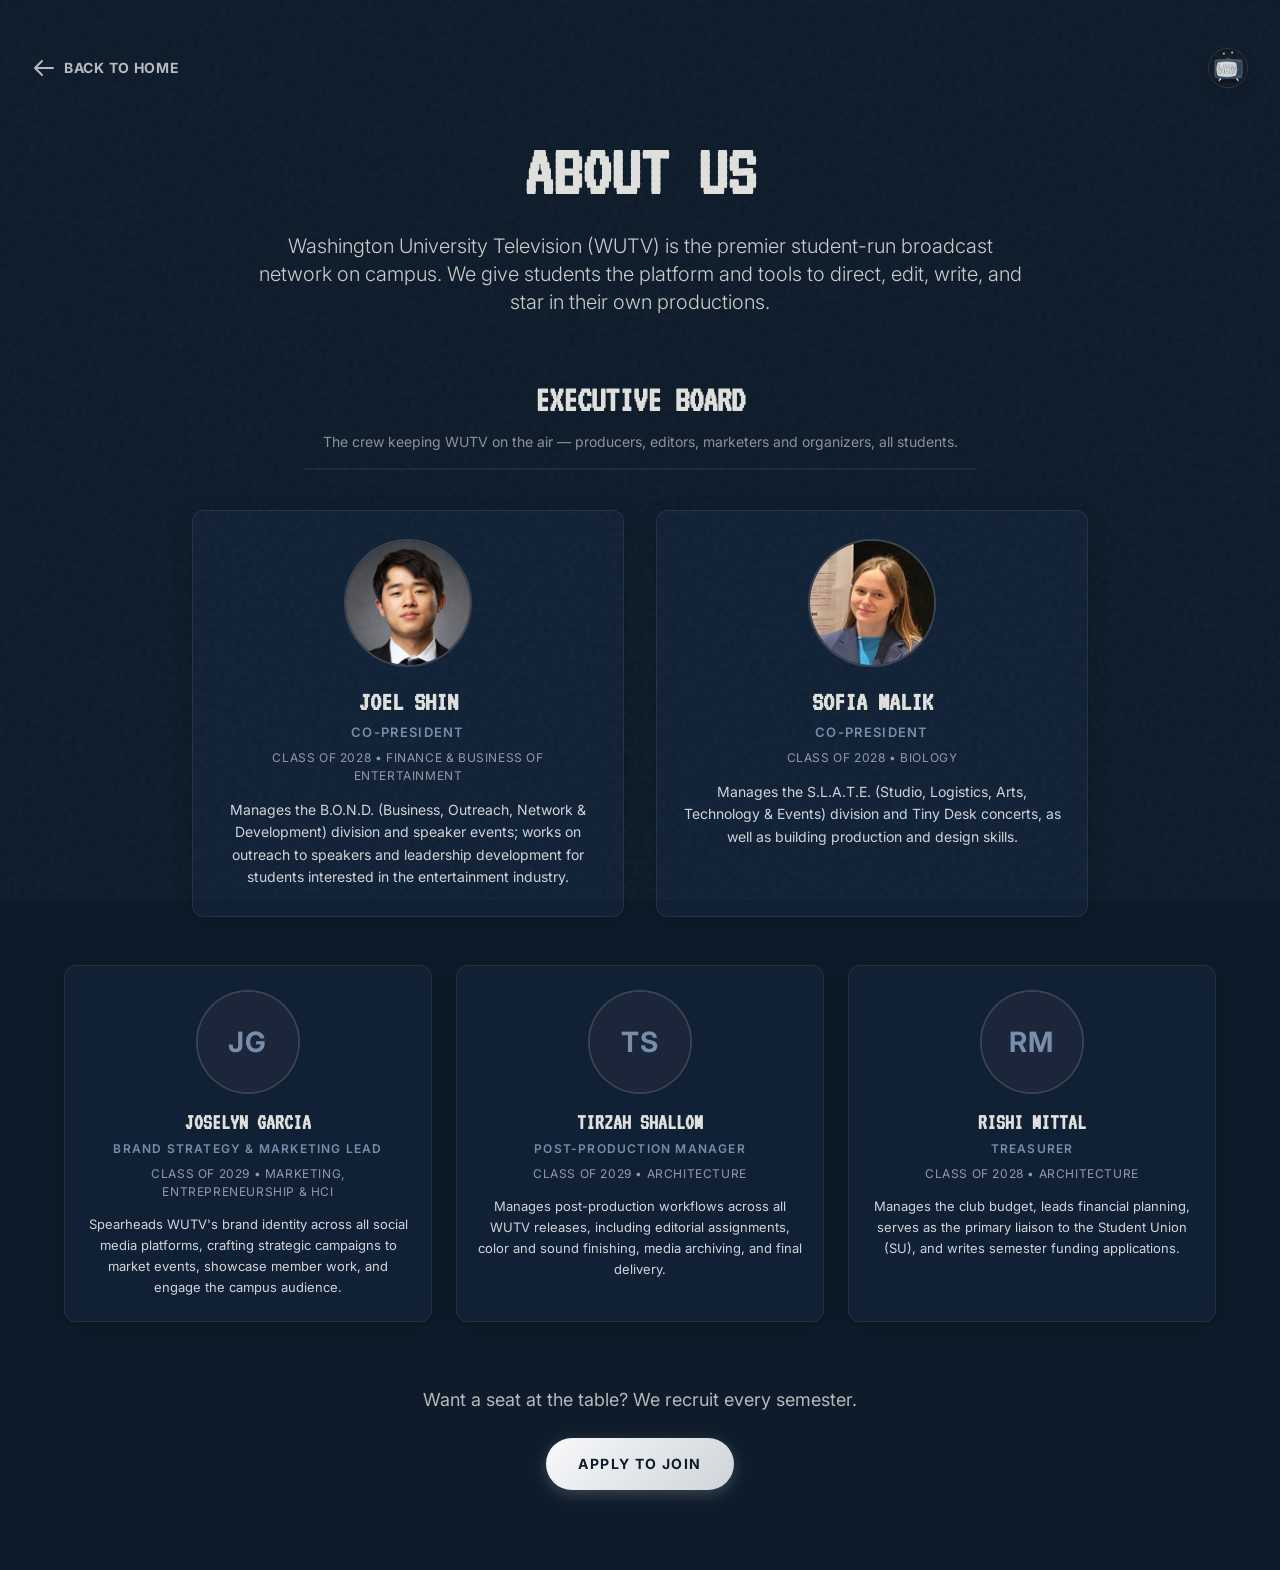
<file: about.html>
<!DOCTYPE html>
<html lang="en">
<head>
    <meta charset="UTF-8">
    <meta name="viewport" content="width=device-width, initial-scale=1.0">
    <title>WUTV - About Us | Meet the Executive Board</title>

    <meta name="description" content="Meet the WUTV executive board — the student producers, editors, marketers and organizers behind WashU's student-run television network.">
    <link rel="canonical" href="https://wutv-club.github.io/wutv/about.html">
    <meta name="theme-color" content="#0D1B2A">

    <meta property="og:type" content="website">
    <meta property="og:url" content="https://wutv-club.github.io/wutv/about.html">
    <meta property="og:title" content="WUTV - About Us">
    <meta property="og:description" content="Meet the executive board behind WashU's student-run television network.">
    <meta property="og:image" content="https://wutv-club.github.io/wutv/assets/img/logo-512.png">

    <link rel="icon" type="image/png" sizes="96x96" href="assets/img/logo-96.png">
    <link rel="apple-touch-icon" href="assets/img/logo-256.png">

    <link rel="preconnect" href="https://fonts.googleapis.com">
    <link rel="preconnect" href="https://fonts.gstatic.com" crossorigin>

    <link rel="stylesheet" href="assets/site.css?v=5">

    <link rel="stylesheet" href="https://fonts.googleapis.com/css2?family=Inter:wght@300..800&amp;family=VT323&amp;display=swap" media="print" onload="this.media='all'">
    <noscript><link rel="stylesheet" href="https://fonts.googleapis.com/css2?family=Inter:wght@300..800&amp;family=VT323&amp;display=swap"></noscript>

    <script>document.documentElement.classList.add('js');try{var t=localStorage.getItem('wutv_theme');if(t&&t!=='default')document.documentElement.setAttribute('data-theme',t);}catch(e){}</script>

    <script src="assets/site.js?v=4" defer></script>
</head>
<body class="antialiased pb-20">
    <div class="film-grain" aria-hidden="true"></div>
    <div class="custom-cursor" id="cursor" aria-hidden="true"></div>

    <!-- HEADER / BACK BUTTON -->
    <div class="max-w-7xl mx-auto px-6 md:px-8 pt-8 md:pt-12 flex justify-between items-center mb-12">
        <a href="index.html" class="interactive flex items-center gap-2 text-white/70 hover:text-white transition-colors">
            <svg class="w-6 h-6" fill="none" stroke="currentColor" viewBox="0 0 24 24" aria-hidden="true"><path stroke-linecap="round" stroke-linejoin="round" stroke-width="2" d="M10 19l-7-7m0 0l7-7m-7 7h18"></path></svg>
            <span class="font-bold uppercase tracking-wider text-xs md:text-sm">Back to Home</span>
        </a>
        <a href="index.html" class="interactive w-10 h-10 rounded-full overflow-hidden border border-white/20 shadow-lg bg-black flex-shrink-0" aria-label="WUTV Home Page">
            <img src="assets/img/logo-96.png" alt="WUTV Logo" width="96" height="96" class="w-full h-full object-cover">
        </a>
    </div>

    <section class="px-6 md:px-8 max-w-7xl mx-auto">
        <!-- Intro -->
        <div class="text-center mb-16 max-w-3xl mx-auto">
            <h1 class="text-5xl md:text-7xl font-bold mb-6 retro-text">ABOUT US</h1>
            <p class="text-lg md:text-xl font-light opacity-90">Washington University Television (WUTV) is the premier student-run broadcast network on campus. We give students the platform and tools to direct, edit, write, and star in their own productions.</p>
        </div>

        <!-- ==================================================================
             EXECUTIVE BOARD
             To update a member: swap the <img src>, name, role, meta line
             (Year &bull; Major) and the description paragraph. Nothing else
             needs to change — the layout is driven by the .exec-* classes in
             assets/site.css.
             ================================================================== -->
        <h2 class="text-4xl font-bold mb-3 text-center retro-text">Executive Board</h2>
        <p class="text-center text-sm opacity-60 max-w-2xl mx-auto mb-10 pb-4 border-b-2 border-white/10">The crew keeping WUTV on the air — producers, editors, marketers and organizers, all students.</p>

        <!-- Co-Presidents (featured) -->
        <div class="grid grid-cols-1 md:grid-cols-2 gap-8 mb-12 max-w-4xl mx-auto">

            <article class="surface-box exec-card interactive">
                <div class="exec-photo">
                    <img src="assets/img/exec-joel-256.jpg?v=1"
                         alt="Headshot of Joel Shin" width="256" height="256" loading="lazy" decoding="async">
                </div>
                <h3 class="exec-name">Joel Shin</h3>
                <p class="exec-role">Co-President</p>
                <p class="exec-meta">Class of 2028 &bull; Finance &amp; Business of Entertainment</p>
                <p class="exec-bio">Manages the B.O.N.D. (Business, Outreach, Network &amp; Development) division and speaker events; works on outreach to speakers and leadership development for students interested in the entertainment industry.</p>
            </article>

            <article class="surface-box exec-card interactive">
                <div class="exec-photo">
                    <img src="assets/img/exec-sofia-256.jpg?v=1"
                         alt="Headshot of Sofia Malik" width="256" height="256" loading="lazy" decoding="async">
                </div>
                <h3 class="exec-name">Sofia Malik</h3>
                <p class="exec-role">Co-President</p>
                <p class="exec-meta">Class of 2028 &bull; Biology</p>
                <p class="exec-bio">Manages the S.L.A.T.E. (Studio, Logistics, Arts, Technology &amp; Events) division and Tiny Desk concerts, as well as building production and design skills.</p>
            </article>

        </div>

        <!-- Remaining board -->
        <div class="exec-grid max-w-6xl mx-auto">

            <article class="surface-box exec-card exec-card--sm interactive">
                <div class="exec-photo">
                    <!-- Awaiting a real headshot: initials stand in until one is added. -->
                    <span class="exec-initials" aria-hidden="true">JG</span>
                </div>
                <h3 class="exec-name">Joselyn Garcia</h3>
                <p class="exec-role">Brand Strategy &amp; Marketing Lead</p>
                <p class="exec-meta">Class of 2029 &bull; Marketing, Entrepreneurship &amp; HCI</p>
                <p class="exec-bio">Spearheads WUTV's brand identity across all social media platforms, crafting strategic campaigns to market events, showcase member work, and engage the campus audience.</p>
            </article>

            <article class="surface-box exec-card exec-card--sm interactive">
                <div class="exec-photo">
                    <!-- Awaiting a real headshot: initials stand in until one is added. -->
                    <span class="exec-initials" aria-hidden="true">TS</span>
                </div>
                <h3 class="exec-name">Tirzah Shallom</h3>
                <p class="exec-role">Post-Production Manager</p>
                <p class="exec-meta">Class of 2029 &bull; Architecture</p>
                <p class="exec-bio">Manages post-production workflows across all WUTV releases, including editorial assignments, color and sound finishing, media archiving, and final delivery.</p>
            </article>

            <article class="surface-box exec-card exec-card--sm interactive">
                <div class="exec-photo">
                    <!-- Awaiting a real headshot: initials stand in until one is added. -->
                    <span class="exec-initials" aria-hidden="true">RM</span>
                </div>
                <h3 class="exec-name">Rishi Mittal</h3>
                <p class="exec-role">Treasurer</p>
                <p class="exec-meta">Class of 2028 &bull; Architecture</p>
                <p class="exec-bio">Manages the club budget, leads financial planning, serves as the primary liaison to the Student Union (SU), and writes semester funding applications.</p>
            </article>

        </div>

        <!-- Join CTA -->
        <div class="text-center mt-4 pt-12">
            <p class="text-lg opacity-80 mb-6">Want a seat at the table? We recruit every semester.</p>
            <a href="https://docs.google.com/forms/d/e/1FAIpQLSdQUVx0UCqJigeO_lTWXGYN1PYqugCRmQgx-SiOJeF30XFW9A/viewform?usp=dialog" target="_blank" rel="noopener noreferrer" class="btn-contrast px-8 py-4 rounded-full font-bold uppercase tracking-widest text-sm interactive inline-block">Apply to Join</a>
        </div>
    </section>

</body>
</html>
</file>
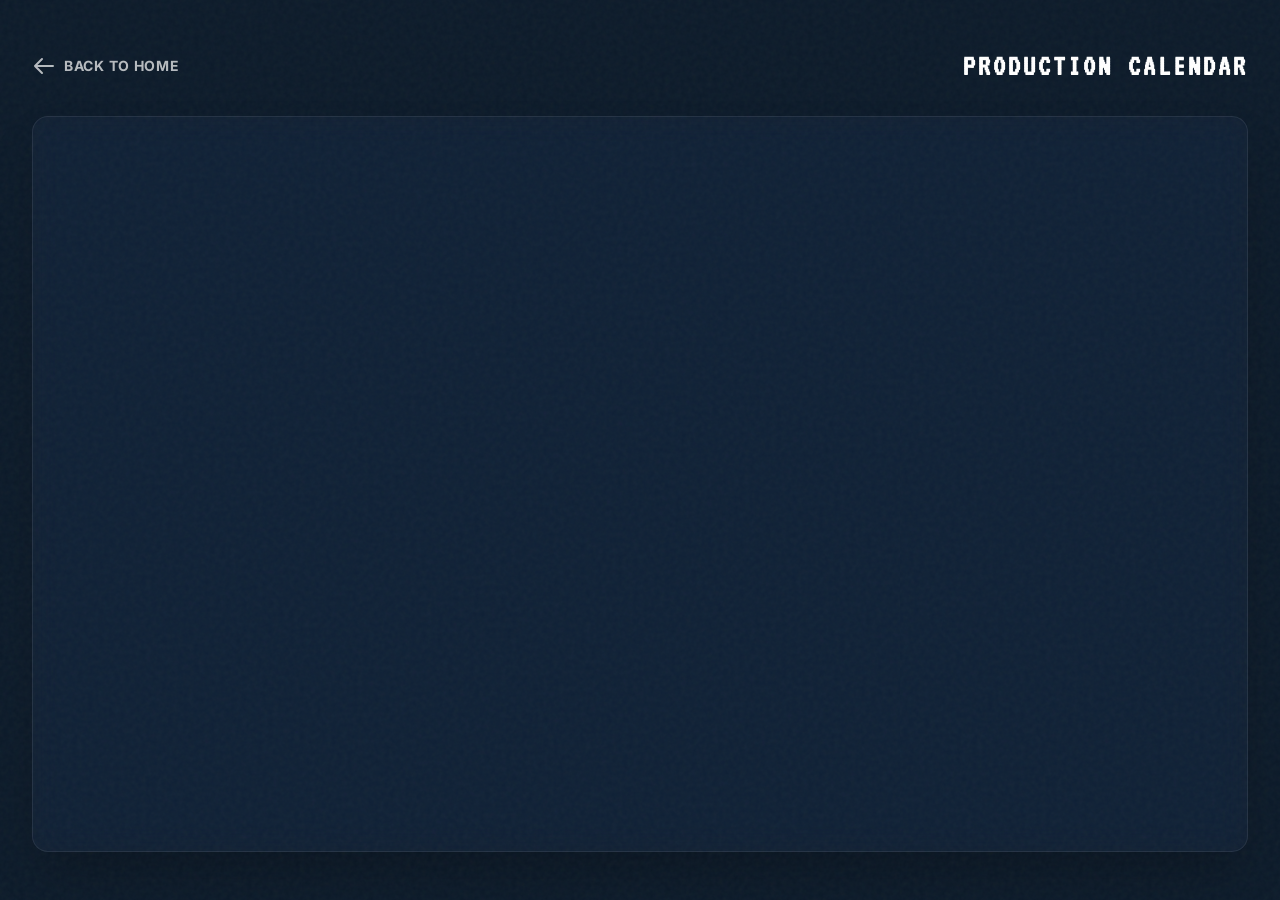
<file: calendar.html>
<!DOCTYPE html>
<html lang="en">
<head>
    <meta charset="UTF-8">
    <meta name="viewport" content="width=device-width, initial-scale=1.0">
    <title>WUTV - Production Calendar</title>

    <meta name="description" content="The full WUTV production calendar — shoots, meetings, screenings and events for WashU's student-run television network.">
    <link rel="canonical" href="https://wutv-club.github.io/wutv/calendar.html">
    <meta name="theme-color" content="#0D1B2A">

    <link rel="icon" type="image/png" sizes="96x96" href="assets/img/logo-96.png">
    <link rel="apple-touch-icon" href="assets/img/logo-256.png">

    <link rel="preconnect" href="https://fonts.googleapis.com">
    <link rel="preconnect" href="https://fonts.gstatic.com" crossorigin>
    <link rel="preconnect" href="https://calendar.google.com">

    <link rel="stylesheet" href="assets/site.css?v=5">

    <link rel="stylesheet" href="https://fonts.googleapis.com/css2?family=Inter:wght@300..800&amp;family=VT323&amp;display=swap" media="print" onload="this.media='all'">
    <noscript><link rel="stylesheet" href="https://fonts.googleapis.com/css2?family=Inter:wght@300..800&amp;family=VT323&amp;display=swap"></noscript>

    <script>document.documentElement.classList.add('js');try{var t=localStorage.getItem('wutv_theme');if(t&&t!=='default')document.documentElement.setAttribute('data-theme',t);}catch(e){}</script>

    <script src="assets/site.js?v=4" defer></script>
</head>
<body class="antialiased h-screen flex flex-col">

    <div class="film-grain" aria-hidden="true"></div>
    <div class="custom-cursor" id="cursor" aria-hidden="true"></div>

    <!-- DIRECTOR'S VIEWFINDER OVERLAY -->
    <div id="rec-overlay" class="fixed inset-0 pointer-events-none z-[9990] opacity-0 transition-opacity duration-500 hidden" aria-hidden="true">
        <div class="absolute inset-8 border border-white/20"></div>
        <div class="absolute inset-12 border-2 border-white/40"></div>
    </div>

    <!-- HEADER / BACK BUTTON -->
    <div class="max-w-7xl w-full mx-auto px-6 md:px-8 pt-12 flex justify-between items-center mb-8 flex-shrink-0 gap-4">
        <a href="index.html" class="interactive flex items-center gap-2 text-white/70 hover:text-white transition-colors">
            <svg class="w-6 h-6" fill="none" stroke="currentColor" viewBox="0 0 24 24" aria-hidden="true"><path stroke-linecap="round" stroke-linejoin="round" stroke-width="2" d="M10 19l-7-7m0 0l7-7m-7 7h18"></path></svg>
            <span class="font-bold uppercase tracking-wider text-xs md:text-sm">Back to Home</span>
        </a>
        <h1 class="text-2xl md:text-3xl font-bold tracking-widest text-white">Production Calendar</h1>
    </div>

    <!-- CALENDAR IFRAME -->
    <section class="px-6 md:px-8 pb-12 max-w-7xl w-full mx-auto flex-grow flex flex-col">
        <div class="surface-box rounded-2xl overflow-hidden p-2 flex-grow flex shadow-2xl">
            <!-- Loaded on demand by assets/site.js so the third-party calendar
                 bundle never blocks this page's first paint. -->
            <iframe title="WUTV Production Calendar"
                    data-src="https://calendar.google.com/calendar/embed?src=ddbd1becfd788a44828e9e0cd80d74e7157369dad4c80b54bc65a0a67163ea90%40group.calendar.google.com&amp;ctz=America%2FChicago"
                    loading="lazy" width="100%" height="100%"
                    class="rounded-xl filter invert hue-rotate-180 opacity-90 w-full h-full min-h-[600px] interactive"></iframe>
        </div>
        <noscript>
            <p class="text-center text-sm opacity-80 mt-4">
                Enable JavaScript to view the embedded calendar, or
                <a href="https://calendar.google.com/calendar/embed?src=ddbd1becfd788a44828e9e0cd80d74e7157369dad4c80b54bc65a0a67163ea90%40group.calendar.google.com&amp;ctz=America%2FChicago" class="underline">open it directly in Google Calendar</a>.
            </p>
        </noscript>
    </section>

</body>
</html>
</file>
<file: assets/site.css>
/* ==========================================================================
   WUTV — site.css
   Single, static stylesheet shared by every page.

   This replaces the `cdn.tailwindcss.com` script tag, which shipped a ~120 KB
   JIT compiler to every visitor and re-generated the CSS in the browser on
   every page view. Everything below is the hand-compiled equivalent of the
   utility classes this site actually uses, plus the shared component styles
   that used to be duplicated inline in each HTML file.

   Sections:
     1. Preflight (normalize)
     2. Theme tokens
     3. Base + component styles
     4. Utilities (base)
     5. Utilities (state variants: hover / group-hover)
     6. Utilities (responsive: sm / md / lg)
     7. Reduced motion
   ========================================================================== */

/* 1. PREFLIGHT ------------------------------------------------------------ */

*,
::before,
::after {
    box-sizing: border-box;
    border-width: 0;
    border-style: solid;
    border-color: currentColor;
}

html {
    line-height: 1.5;
    -webkit-text-size-adjust: 100%;
    -moz-tab-size: 4;
    tab-size: 4;
}

body {
    margin: 0;
    line-height: inherit;
}

h1, h2, h3, h4, h5, h6 {
    font-size: inherit;
    font-weight: inherit;
    margin: 0;
}

p, figure, blockquote, dl, dd {
    margin: 0;
}

a {
    color: inherit;
    text-decoration: inherit;
}

b, strong { font-weight: bolder; }

button, input, optgroup, select, textarea {
    font-family: inherit;
    font-size: 100%;
    font-weight: inherit;
    line-height: inherit;
    color: inherit;
    margin: 0;
    padding: 0;
}

button, select { text-transform: none; }

button,
[type='button'],
[type='submit'] {
    -webkit-appearance: button;
    background-color: transparent;
    background-image: none;
}

img, svg, video, canvas, iframe, embed, object {
    display: block;
    vertical-align: middle;
}

img, video {
    max-width: 100%;
    height: auto;
}

[hidden] { display: none; }

/* 2. THEME TOKENS --------------------------------------------------------- */

:root {
    --bg-color: #0D1B2A;
    --surface-color: #1B263B;
    --accent-primary: #415A77;
    --accent-secondary: #778DA9;
    --text-color: #E0E1DD;
    --cursor-color: #E0E1DD;

    --glass-bg: rgba(13, 27, 42, 0.6);
    --surface-bg: rgba(27, 38, 59, 0.5);
    --glass-border: rgba(255, 255, 255, 0.12);
}

[data-theme="vintage"] {
    --bg-color: #2b2013;
    --surface-color: #3b2d1d;
    --accent-primary: #8c5a2b;
    --accent-secondary: #d19a5e;
    --text-color: #fcebd7;
    --cursor-color: #d19a5e;

    --glass-bg: rgba(43, 32, 19, 0.6);
    --surface-bg: rgba(59, 45, 29, 0.5);
}

[data-theme="crt"] {
    --bg-color: #050505;
    --surface-color: #111111;
    --accent-primary: #00FFCC;
    --accent-secondary: #39FF14;
    --text-color: #39FF14;
    --cursor-color: #39FF14;

    --glass-bg: rgba(5, 5, 5, 0.7);
    --surface-bg: rgba(17, 17, 17, 0.6);
    --glass-border: rgba(57, 255, 20, 0.2);
}

/* 3. BASE + COMPONENTS ---------------------------------------------------- */

html { scroll-behavior: smooth; }

body {
    background-color: var(--bg-color);
    color: var(--text-color);
    font-family: 'Inter', system-ui, -apple-system, 'Segoe UI', Roboto, sans-serif;
    transition: background-color 0.8s ease, color 0.8s ease;
    overflow-x: hidden;
}

h1, h2, h3, .retro-text {
    font-family: 'VT323', 'Courier New', monospace;
    text-transform: uppercase;
}

/* --- Custom cursor -------------------------------------------------------
   Only engaged when the device actually has a fine pointer. `site.js` adds
   `.has-custom-cursor` so touch devices never pay for the cursor at all. */

.has-custom-cursor,
.has-custom-cursor .cursor-pointer {
    cursor: none;
}

.custom-cursor {
    position: fixed;
    top: 0;
    left: 0;
    width: 30px;
    height: 30px;
    border: 2px solid var(--cursor-color);
    border-radius: 50%;
    pointer-events: none;
    /* Animated with `translate3d` in JS so the compositor handles movement
       instead of the layout engine recalculating top/left every frame. */
    transform: translate3d(-100px, -100px, 0);
    margin: -15px 0 0 -15px;
    transition: width 0.2s, height 0.2s, border-radius 0.2s, background-color 0.2s, margin 0.2s;
    z-index: 999999;
    mix-blend-mode: difference;
    will-change: transform;
    display: none;
}

.has-custom-cursor .custom-cursor { display: block; }

.custom-cursor::after {
    content: '';
    position: absolute;
    top: 50%;
    left: 50%;
    width: 4px;
    height: 4px;
    background-color: var(--cursor-color);
    border-radius: 50%;
    transform: translate(-50%, -50%);
}

.hover-active .custom-cursor {
    width: 60px;
    height: 60px;
    margin: -30px 0 0 -30px;
    border-radius: 8px;
    background-color: rgba(255, 255, 255, 0.1);
}

/* --- Film grain ---------------------------------------------------------- */

.film-grain {
    position: fixed;
    inset: 0;
    pointer-events: none;
    z-index: 9998;
    opacity: 0.04;
    background-image: url("data:image/svg+xml,%3Csvg viewBox='0 0 200 200' xmlns='http://www.w3.org/2000/svg'%3E%3Cfilter id='n'%3E%3CfeTurbulence type='fractalNoise' baseFrequency='0.85' numOctaves='3' stitchTiles='stitch'/%3E%3C/filter%3E%3Crect width='100%25' height='100%25' filter='url(%23n)'/%3E%3C/svg%3E");
}

[data-theme="crt"] .film-grain {
    opacity: 0.1;
    background-size: 100% 4px;
    background-image: linear-gradient(rgba(18, 16, 16, 0) 50%, rgba(0, 0, 0, 0.25) 50%);
}

/* --- Surfaces ------------------------------------------------------------ */

.liquid-glass {
    background: var(--glass-bg);
    backdrop-filter: blur(20px) saturate(180%);
    -webkit-backdrop-filter: blur(20px) saturate(180%);
    border: 1px solid var(--glass-border);
    box-shadow: 0 10px 40px -10px rgba(0, 0, 0, 0.5),
                inset 0 1px 1px rgba(255, 255, 255, 0.2),
                inset 0 -1px 1px rgba(255, 255, 255, 0.05);
}

.surface-box {
    background: var(--surface-bg);
    backdrop-filter: blur(12px) saturate(150%);
    -webkit-backdrop-filter: blur(12px) saturate(150%);
    border: 1px solid rgba(255, 255, 255, 0.08);
    box-shadow: 0 4px 20px rgba(0, 0, 0, 0.2);
    transition: transform 0.4s cubic-bezier(0.175, 0.885, 0.32, 1.275);
}

.surface-box:hover,
.surface-box:focus-visible {
    transform: translateY(-8px) scale(1.02);
    outline: 2px solid var(--accent-secondary);
}

/* Backdrop filters are the single most expensive paint on this site.
   Drop them on small screens, where they are barely visible anyway. */
@media (max-width: 768px) {
    .liquid-glass,
    .surface-box {
        backdrop-filter: none !important;
        -webkit-backdrop-filter: none !important;
    }
}

/* --- Navigation: collapsed menu ------------------------------------------
   Below 1024px the nav links and lens controls cannot fit beside the logo
   and the Apply button, so they collapse into a panel behind the toggle.
   `site.js` only flips `aria-expanded` and `.is-open`; everything visual,
   including which toggle icon shows, is driven from here. */

.nav-toggle {
    display: flex;
    align-items: center;
    justify-content: center;
    width: 2.75rem;
    height: 2.75rem;
    flex-shrink: 0;
    border-radius: 9999px;
    color: var(--text-color);
    background-color: transparent;
    transition: background-color 0.2s ease;
}

.nav-toggle:hover,
.nav-toggle:focus-visible { background-color: rgba(255, 255, 255, 0.1); }

.nav-toggle .nav-icon { width: 1.5rem; height: 1.5rem; }
.nav-toggle .nav-icon-close { display: none; }
.nav-toggle[aria-expanded="true"] .nav-icon-open { display: none; }
.nav-toggle[aria-expanded="true"] .nav-icon-close { display: block; }

.nav-panel {
    position: absolute;
    top: calc(100% + 0.75rem);
    left: 0;
    right: 0;
    display: flex;
    flex-direction: column;
    gap: 0.125rem;
    padding: 0.75rem;
    max-height: calc(100vh - 7rem);
    overflow-y: auto;
    border-radius: 1.25rem;
    /* Opaque rather than glass: the small-screen media query above strips
       backdrop-filter, which would leave page content legible through it. */
    background-color: var(--surface-color);
    border: 1px solid var(--glass-border);
    box-shadow: 0 20px 50px -12px rgba(0, 0, 0, 0.7);
    opacity: 0;
    visibility: hidden;
    transform: translateY(-0.5rem);
    transition: opacity 0.25s ease, transform 0.25s ease, visibility 0.25s;
}

.nav-panel.is-open {
    opacity: 1;
    visibility: visible;
    transform: translateY(0);
}

.nav-panel-link {
    display: block;
    padding: 0.8125rem 1rem;
    border-radius: 0.75rem;
    font-size: 0.9375rem;
    font-weight: 600;
    letter-spacing: 0.02em;
    color: var(--text-color);
    transition: background-color 0.2s ease;
}

.nav-panel-link:hover,
.nav-panel-link:focus-visible { background-color: rgba(255, 255, 255, 0.09); }

.nav-panel-divider {
    height: 1px;
    margin: 0.5rem 0.25rem;
    background-color: var(--glass-border);
}

.nav-panel-controls {
    display: flex;
    align-items: center;
    justify-content: center;
    gap: 0.25rem;
}

/* 2.75rem keeps every control at a comfortable touch target. */
.nav-panel-swatch,
.nav-panel-lens {
    display: flex;
    align-items: center;
    justify-content: center;
    height: 2.75rem;
    border-radius: 9999px;
    background-color: transparent;
    transition: background-color 0.2s ease;
}

.nav-panel-swatch { width: 2.75rem; }
.nav-panel-lens { gap: 0.5rem; padding: 0 1rem; }

.nav-panel-swatch:hover,
.nav-panel-swatch:focus-visible,
.nav-panel-lens:hover,
.nav-panel-lens:focus-visible { background-color: rgba(255, 255, 255, 0.1); }

.nav-panel-lens-label {
    font-size: 0.8125rem;
    font-weight: 700;
    letter-spacing: 0.1em;
    color: var(--text-color);
}

/* --- Buttons -------------------------------------------------------------- */

.btn-contrast {
    background: linear-gradient(135deg, #f8f9fa, #ced4da);
    color: #0D1B2A;
    box-shadow: 0 4px 15px rgba(255, 255, 255, 0.2);
    transition: transform 0.3s, opacity 0.3s;
}

.btn-contrast:hover,
.btn-contrast:focus-visible { transform: scale(1.05); }

[data-theme="vintage"] .btn-contrast { background: linear-gradient(135deg, #d19a5e, #a87b4b); color: #2b2013; }
[data-theme="crt"] .btn-contrast { background: #39FF14; color: #050505; }

.btn-primary {
    background-color: rgba(65, 90, 119, 0.6);
    backdrop-filter: blur(12px);
    border: 1px solid rgba(255, 255, 255, 0.1);
    color: var(--text-color);
    transition: all 0.3s ease;
}

.btn-primary:hover,
.btn-primary:focus-visible { background-color: var(--accent-secondary); color: var(--bg-color); }

.social-btn {
    transition: transform 0.3s ease, filter 0.3s ease;
    color: #fff !important;
}

.social-btn:hover,
.social-btn:focus-visible { transform: scale(1.05); filter: brightness(1.1); }

/* --- Scroll reveal -------------------------------------------------------
   Only hidden when JS is running, so a failed script never blanks the page. */

.js .reveal {
    opacity: 0;
    transform: translateY(50px);
    transition: opacity 1s ease-out, transform 1s ease-out;
}

.js .reveal.active {
    opacity: 1;
    transform: translateY(0);
}

/* --- Executive board cards ----------------------------------------------- */

.exec-grid {
    display: grid;
    gap: 1.5rem;
    grid-template-columns: repeat(1, minmax(0, 1fr));
}

.exec-card {
    display: flex;
    flex-direction: column;
    align-items: center;
    text-align: center;
    padding: 1.75rem 1.5rem;
    border-radius: 0.75rem;
    height: 100%;
}

.exec-photo {
    position: relative;
    width: 8rem;
    height: 8rem;
    margin-bottom: 1.25rem;
    border-radius: 9999px;
    overflow: hidden;
    border: 2px solid rgba(255, 255, 255, 0.2);
    background-color: rgba(0, 0, 0, 0.35);
    flex-shrink: 0;
    transition: border-color 0.3s ease;
}

.exec-card:hover .exec-photo,
.exec-card:focus-within .exec-photo { border-color: rgba(255, 255, 255, 0.6); }

.exec-photo img {
    width: 100%;
    height: 100%;
    object-fit: cover;
}

/* Stands in for a headshot until a real one is supplied. Inherits the theme
   tokens, so it recolours with the vintage / CRT lenses like everything else. */
.exec-initials {
    display: flex;
    align-items: center;
    justify-content: center;
    width: 100%;
    height: 100%;
    font-size: 2rem;
    font-weight: 700;
    letter-spacing: 0.05em;
    color: var(--accent-secondary);
    background-color: var(--surface-color);
}

.exec-name {
    font-size: 1.75rem;
    line-height: 1.1;
    font-weight: 700;
    margin-bottom: 0.35rem;
}

.exec-role {
    font-size: 0.8125rem;
    font-weight: 600;
    text-transform: uppercase;
    letter-spacing: 0.1em;
    color: var(--accent-secondary);
    margin-bottom: 0.4rem;
}

.exec-meta {
    font-size: 0.75rem;
    text-transform: uppercase;
    letter-spacing: 0.05em;
    color: rgba(255, 255, 255, 0.55);
    margin-bottom: 0.85rem;
}

.exec-bio {
    font-size: 0.875rem;
    line-height: 1.6;
    color: #d1d5db;
}

/* Compact variant used for the non-president board members. */
.exec-card--sm { padding: 1.5rem 1.25rem; }
.exec-card--sm .exec-photo { width: 6.5rem; height: 6.5rem; margin-bottom: 1rem; }
.exec-card--sm .exec-initials { font-size: 1.75rem; }
.exec-card--sm .exec-name { font-size: 1.375rem; }
.exec-card--sm .exec-role { font-size: 0.75rem; }
.exec-card--sm .exec-bio { font-size: 0.8125rem; }

[data-theme="crt"] .exec-meta { color: rgba(57, 255, 20, 0.6); }
[data-theme="crt"] .exec-bio { color: rgba(57, 255, 20, 0.85); }
[data-theme="vintage"] .exec-bio { color: rgba(252, 235, 215, 0.8); }

/* 4. UTILITIES (BASE) ----------------------------------------------------- */

/* Layout / display */
.block { display: block; }
.inline-block { display: inline-block; }
.flex { display: flex; }
.grid { display: grid; }
.hidden { display: none; }

.flex-col { flex-direction: column; }
.flex-wrap { flex-wrap: wrap; }
.flex-grow { flex-grow: 1; }
.flex-shrink-0 { flex-shrink: 0; }
.items-center { align-items: center; }
.justify-center { justify-content: center; }
.justify-between { justify-content: space-between; }

.grid-cols-1 { grid-template-columns: repeat(1, minmax(0, 1fr)); }
.grid-cols-2 { grid-template-columns: repeat(2, minmax(0, 1fr)); }
.grid-cols-3 { grid-template-columns: repeat(3, minmax(0, 1fr)); }

/* Position */
.static { position: static; }
.relative { position: relative; }
.absolute { position: absolute; }
.fixed { position: fixed; }

.inset-0 { inset: 0; }
.inset-4 { inset: 1rem; }
.inset-8 { inset: 2rem; }
.inset-12 { inset: 3rem; }
.top-4 { top: 1rem; }
.top-6 { top: 1.5rem; }
.top-12 { top: 3rem; }
.top-16 { top: 4rem; }
.right-4 { right: 1rem; }
.right-12 { right: 3rem; }
.right-16 { right: 4rem; }
.left-1\/2 { left: 50%; }
.-bottom-16 { bottom: -4rem; }

.z-10 { z-index: 10; }
.z-50 { z-index: 50; }
.z-\[9990\] { z-index: 9990; }

/* Sizing */
.w-2 { width: 0.5rem; }
.w-3 { width: 0.75rem; }
.w-4 { width: 1rem; }
.w-5 { width: 1.25rem; }
.w-6 { width: 1.5rem; }
.w-10 { width: 2.5rem; }
.w-12 { width: 3rem; }
.w-24 { width: 6rem; }
.w-32 { width: 8rem; }
.w-px { width: 1px; }
.w-full { width: 100%; }
.w-auto { width: auto; }
.w-\[95\%\] { width: 95%; }

.h-2 { height: 0.5rem; }
.h-3 { height: 0.75rem; }
.h-4 { height: 1rem; }
.h-5 { height: 1.25rem; }
.h-6 { height: 1.5rem; }
.h-10 { height: 2.5rem; }
.h-12 { height: 3rem; }
.h-24 { height: 6rem; }
.h-32 { height: 8rem; }
.h-48 { height: 12rem; }
.h-56 { height: 14rem; }
.h-full { height: 100%; }
.h-screen { height: 100vh; }

.max-w-full { max-width: 100%; }
.max-w-2xl { max-width: 42rem; }
.max-w-3xl { max-width: 48rem; }
.max-w-4xl { max-width: 56rem; }
.max-w-5xl { max-width: 64rem; }
.max-w-6xl { max-width: 72rem; }
.max-w-7xl { max-width: 80rem; }

.max-h-0 { max-height: 0; }
.max-h-40 { max-height: 10rem; }
.max-h-full { max-height: 100%; }

.min-h-\[60vh\] { min-height: 60vh; }
.min-h-\[600px\] { min-height: 600px; }

/* Spacing */
.mx-auto { margin-left: auto; margin-right: auto; }
.mx-1 { margin-left: 0.25rem; margin-right: 0.25rem; }
.mt-0\.5 { margin-top: 0.125rem; }
.mt-1 { margin-top: 0.25rem; }
.mt-4 { margin-top: 1rem; }
.mb-1 { margin-bottom: 0.25rem; }
.mb-2 { margin-bottom: 0.5rem; }
.mb-3 { margin-bottom: 0.75rem; }
.mb-4 { margin-bottom: 1rem; }
.mb-6 { margin-bottom: 1.5rem; }
.mb-8 { margin-bottom: 2rem; }
.mb-10 { margin-bottom: 2.5rem; }
.mb-12 { margin-bottom: 3rem; }
.mb-16 { margin-bottom: 4rem; }

.p-1 { padding: 0.25rem; }
.p-2 { padding: 0.5rem; }
.p-6 { padding: 1.5rem; }
.p-8 { padding: 2rem; }
.px-2\.5 { padding-left: 0.625rem; padding-right: 0.625rem; }
.px-3 { padding-left: 0.75rem; padding-right: 0.75rem; }
.px-4 { padding-left: 1rem; padding-right: 1rem; }
.px-6 { padding-left: 1.5rem; padding-right: 1.5rem; }
.px-8 { padding-left: 2rem; padding-right: 2rem; }
.py-1\.5 { padding-top: 0.375rem; padding-bottom: 0.375rem; }
.py-2 { padding-top: 0.5rem; padding-bottom: 0.5rem; }
.py-3 { padding-top: 0.75rem; padding-bottom: 0.75rem; }
.py-4 { padding-top: 1rem; padding-bottom: 1rem; }
.py-12 { padding-top: 3rem; padding-bottom: 3rem; }
.py-20 { padding-top: 5rem; padding-bottom: 5rem; }
.pt-8 { padding-top: 2rem; }
.pt-12 { padding-top: 3rem; }
.pt-24 { padding-top: 6rem; }
.pb-4 { padding-bottom: 1rem; }
.pb-12 { padding-bottom: 3rem; }
.pb-20 { padding-bottom: 5rem; }

.gap-1 { gap: 0.25rem; }
.gap-2 { gap: 0.5rem; }
.gap-3 { gap: 0.75rem; }
.gap-4 { gap: 1rem; }
.gap-6 { gap: 1.5rem; }
.gap-8 { gap: 2rem; }

/* Typography */
.text-xs { font-size: 0.75rem; line-height: 1rem; }
.text-sm { font-size: 0.875rem; line-height: 1.25rem; }
.text-lg { font-size: 1.125rem; line-height: 1.75rem; }
.text-xl { font-size: 1.25rem; line-height: 1.75rem; }
.text-2xl { font-size: 1.5rem; line-height: 2rem; }
.text-3xl { font-size: 1.875rem; line-height: 2.25rem; }
.text-4xl { font-size: 2.25rem; line-height: 2.5rem; }
.text-5xl { font-size: 3rem; line-height: 1; }
.text-7xl { font-size: 4.5rem; line-height: 1; }

.font-light { font-weight: 300; }
.font-semibold { font-weight: 600; }
.font-bold { font-weight: 700; }
.font-\[\'VT323\'\] { font-family: 'VT323', 'Courier New', monospace; }

.text-left { text-align: left; }
.text-center { text-align: center; }
.uppercase { text-transform: uppercase; }
.underline { text-decoration-line: underline; }
.whitespace-nowrap { white-space: nowrap; }
.antialiased { -webkit-font-smoothing: antialiased; -moz-osx-font-smoothing: grayscale; }

.tracking-tighter { letter-spacing: -0.05em; }
.tracking-wide { letter-spacing: 0.025em; }
.tracking-wider { letter-spacing: 0.05em; }
.tracking-widest { letter-spacing: 0.1em; }

/* Colors — text */
.text-transparent { color: transparent; }
.text-white { color: #fff; }
.text-white\/50 { color: rgba(255, 255, 255, 0.5); }
.text-white\/60 { color: rgba(255, 255, 255, 0.6); }
.text-white\/70 { color: rgba(255, 255, 255, 0.7); }
.text-gray-300 { color: #d1d5db; }
.text-red-500 { color: #ef4444; }
.text-\[\#E0E1DD\] { color: #E0E1DD; }

/* Colors — background */
.bg-black { background-color: #000; }
.bg-white { background-color: #fff; }
.bg-black\/20 { background-color: rgba(0, 0, 0, 0.2); }
.bg-white\/20 { background-color: rgba(255, 255, 255, 0.2); }
.bg-gray-500 { background-color: #6b7280; }
.bg-blue-400 { background-color: #60a5fa; }
.bg-orange-400 { background-color: #fb923c; }
.bg-green-400 { background-color: #4ade80; }
.bg-red-500 { background-color: #ef4444; }
.bg-red-600 { background-color: #dc2626; }
.bg-\[\#111827\] { background-color: #111827; }
.bg-\[\#131f33\] { background-color: #131f33; }

.bg-cover { background-size: cover; }
.bg-center { background-position: center; }
.bg-clip-text { -webkit-background-clip: text; background-clip: text; }

.bg-gradient-to-r { background-image: linear-gradient(to right, var(--tw-gradient-stops)); }
.from-\[\#25F4EE\] {
    --tw-gradient-from: #25F4EE;
    --tw-gradient-to: rgba(37, 244, 238, 0);
    --tw-gradient-stops: var(--tw-gradient-from), var(--tw-gradient-to);
}
.via-white {
    --tw-gradient-to: rgba(255, 255, 255, 0);
    --tw-gradient-stops: var(--tw-gradient-from), #fff, var(--tw-gradient-to);
}
.to-\[\#FE2C55\] { --tw-gradient-to: #FE2C55; }

/* Borders */
.border { border-width: 1px; }
.border-2 { border-width: 2px; }
.border-none { border-style: none; }
.border-t { border-top-width: 1px; }
.border-b-2 { border-bottom-width: 2px; }
.border-b-4 { border-bottom-width: 4px; }
.border-black { border-color: #000; }
.border-white\/5 { border-color: rgba(255, 255, 255, 0.05); }
.border-white\/10 { border-color: rgba(255, 255, 255, 0.1); }
.border-white\/20 { border-color: rgba(255, 255, 255, 0.2); }
.border-white\/40 { border-color: rgba(255, 255, 255, 0.4); }

.rounded-full { border-radius: 9999px; }
.rounded-xl { border-radius: 0.75rem; }
.rounded-2xl { border-radius: 1rem; }

/* Effects */
.shadow-lg { box-shadow: 0 10px 15px -3px rgba(0, 0, 0, 0.1), 0 4px 6px -4px rgba(0, 0, 0, 0.1); }
.shadow-2xl { box-shadow: 0 25px 50px -12px rgba(0, 0, 0, 0.25); }
.shadow-\[0_0_15px_rgba\(220\,38\,38\,1\)\] { box-shadow: 0 0 15px rgba(220, 38, 38, 1); }
.shadow-\[0_0_10px_rgba\(239\,68\,68\,1\)\] { box-shadow: 0 0 10px rgba(239, 68, 68, 1); }

.opacity-0 { opacity: 0; }
.opacity-60 { opacity: 0.6; }
.opacity-80 { opacity: 0.8; }
.opacity-90 { opacity: 0.9; }
.opacity-100 { opacity: 1; }

.overflow-hidden { overflow: hidden; }
.pointer-events-none { pointer-events: none; }
.object-cover { object-fit: cover; }
.object-contain { object-fit: contain; }

/* Filters — composed through custom properties so they stack, like Tailwind. */
.filter,
.invert,
.hue-rotate-180,
.drop-shadow-md {
    filter: var(--tw-invert, ) var(--tw-hue-rotate, ) var(--tw-drop-shadow, );
}
.invert { --tw-invert: invert(100%); }
.hue-rotate-180 { --tw-hue-rotate: hue-rotate(180deg); }
.drop-shadow-md {
    --tw-drop-shadow: drop-shadow(0 4px 3px rgba(0, 0, 0, 0.07)) drop-shadow(0 2px 2px rgba(0, 0, 0, 0.06));
}

/* Transforms */
.transform { transform: translate(var(--tw-translate-x, 0), var(--tw-translate-y, 0)); }
.-translate-x-1\/2 {
    --tw-translate-x: -50%;
    transform: translate(var(--tw-translate-x, 0), var(--tw-translate-y, 0));
}

/* Transitions */
.transition-all { transition-property: all; transition-timing-function: cubic-bezier(0.4, 0, 0.2, 1); transition-duration: 150ms; }
.transition-colors { transition-property: color, background-color, border-color, fill, stroke; transition-timing-function: cubic-bezier(0.4, 0, 0.2, 1); transition-duration: 150ms; }
.transition-opacity { transition-property: opacity; transition-timing-function: cubic-bezier(0.4, 0, 0.2, 1); transition-duration: 150ms; }
.transition-transform { transition-property: transform; transition-timing-function: cubic-bezier(0.4, 0, 0.2, 1); transition-duration: 150ms; }
.duration-500 { transition-duration: 500ms; }

/* Animation */
@keyframes wutv-pulse { 50% { opacity: 0.5; } }
.animate-pulse { animation: wutv-pulse 2s cubic-bezier(0.4, 0, 0.6, 1) infinite; }

@keyframes wutv-bounce {
    0%, 100% { transform: translateY(-25%); animation-timing-function: cubic-bezier(0.8, 0, 1, 1); }
    50% { transform: none; animation-timing-function: cubic-bezier(0, 0, 0.2, 1); }
}
.animate-bounce { animation: wutv-bounce 1s infinite; }

/* Misc */
.scroll-smooth { scroll-behavior: smooth; }
.cursor-pointer { cursor: pointer; }

/* 5. STATE VARIANTS ------------------------------------------------------- */

.hover\:bg-white\/10:hover,
.hover\:bg-white\/10:focus-visible { background-color: rgba(255, 255, 255, 0.1); }

.hover\:text-white:hover,
.hover\:text-white:focus-visible { color: #fff; }

.group:hover .group-hover\:opacity-100,
.group:focus-within .group-hover\:opacity-100 { opacity: 1; }

.group:hover .group-hover\:scale-105,
.group:focus-within .group-hover\:scale-105 { transform: scale(1.05); }

.group:hover .group-hover\:border-white\/60,
.group:focus-within .group-hover\:border-white\/60 { border-color: rgba(255, 255, 255, 0.6); }

/* Visible keyboard focus for every interactive element. */
a:focus-visible,
button:focus-visible,
[role="button"]:focus-visible,
iframe:focus-visible {
    outline: 2px solid var(--accent-secondary);
    outline-offset: 3px;
}

/* 6. RESPONSIVE ----------------------------------------------------------- */

@media (min-width: 640px) {
    .sm\:grid-cols-2 { grid-template-columns: repeat(2, minmax(0, 1fr)); }
    .sm\:w-auto { width: auto; }
    .exec-grid { grid-template-columns: repeat(2, minmax(0, 1fr)); }
}

@media (min-width: 768px) {
    .md\:flex { display: flex; }
    .md\:flex-row { flex-direction: row; }
    .md\:grid-cols-2 { grid-template-columns: repeat(2, minmax(0, 1fr)); }

    .md\:inset-8 { inset: 2rem; }
    .md\:inset-12 { inset: 3rem; }
    .md\:top-6 { top: 1.5rem; }
    .md\:top-16 { top: 4rem; }
    .md\:right-16 { right: 4rem; }

    .md\:w-4 { width: 1rem; }
    .md\:w-12 { width: 3rem; }
    .md\:w-auto { width: auto; }
    .md\:h-4 { height: 1rem; }
    .md\:h-12 { height: 3rem; }
    .md\:h-56 { height: 14rem; }
    .md\:min-h-\[75vh\] { min-height: 75vh; }

    .md\:p-8 { padding: 2rem; }
    .md\:px-5 { padding-left: 1.25rem; padding-right: 1.25rem; }
    .md\:px-6 { padding-left: 1.5rem; padding-right: 1.5rem; }
    .md\:px-8 { padding-left: 2rem; padding-right: 2rem; }
    .md\:py-2 { padding-top: 0.5rem; padding-bottom: 0.5rem; }
    .md\:py-3 { padding-top: 0.75rem; padding-bottom: 0.75rem; }
    .md\:py-4 { padding-top: 1rem; padding-bottom: 1rem; }
    .md\:pt-12 { padding-top: 3rem; }
    .md\:pt-20 { padding-top: 5rem; }
    .md\:mb-12 { margin-bottom: 3rem; }
    .md\:gap-3 { gap: 0.75rem; }
    .md\:gap-4 { gap: 1rem; }
    .md\:gap-6 { gap: 1.5rem; }
    .md\:gap-10 { gap: 2.5rem; }

    .md\:text-sm { font-size: 0.875rem; line-height: 1.25rem; }
    .md\:text-xl { font-size: 1.25rem; line-height: 1.75rem; }
    .md\:text-2xl { font-size: 1.5rem; line-height: 2rem; }
    .md\:text-3xl { font-size: 1.875rem; line-height: 2.25rem; }
    .md\:text-5xl { font-size: 3rem; line-height: 1; }
    .md\:text-7xl { font-size: 4.5rem; line-height: 1; }
    .md\:text-8xl { font-size: 6rem; line-height: 1; }
    .md\:text-left { text-align: left; }
}

@media (min-width: 1024px) {
    .lg\:flex { display: flex; }

    /* Collapsed menu is not needed once the links fit inline. */
    .nav-toggle,
    .nav-panel { display: none; }
    .lg\:grid-cols-3 { grid-template-columns: repeat(3, minmax(0, 1fr)); }
    .exec-grid { grid-template-columns: repeat(3, minmax(0, 1fr)); }
}

/* 7. REDUCED MOTION ------------------------------------------------------- */

@media (prefers-reduced-motion: reduce) {
    html { scroll-behavior: auto; }

    *,
    ::before,
    ::after {
        animation-duration: 0.01ms !important;
        animation-iteration-count: 1 !important;
        transition-duration: 0.01ms !important;
    }

    .js .reveal { opacity: 1; transform: none; }
    .surface-box:hover { transform: none; }
}
</file>
